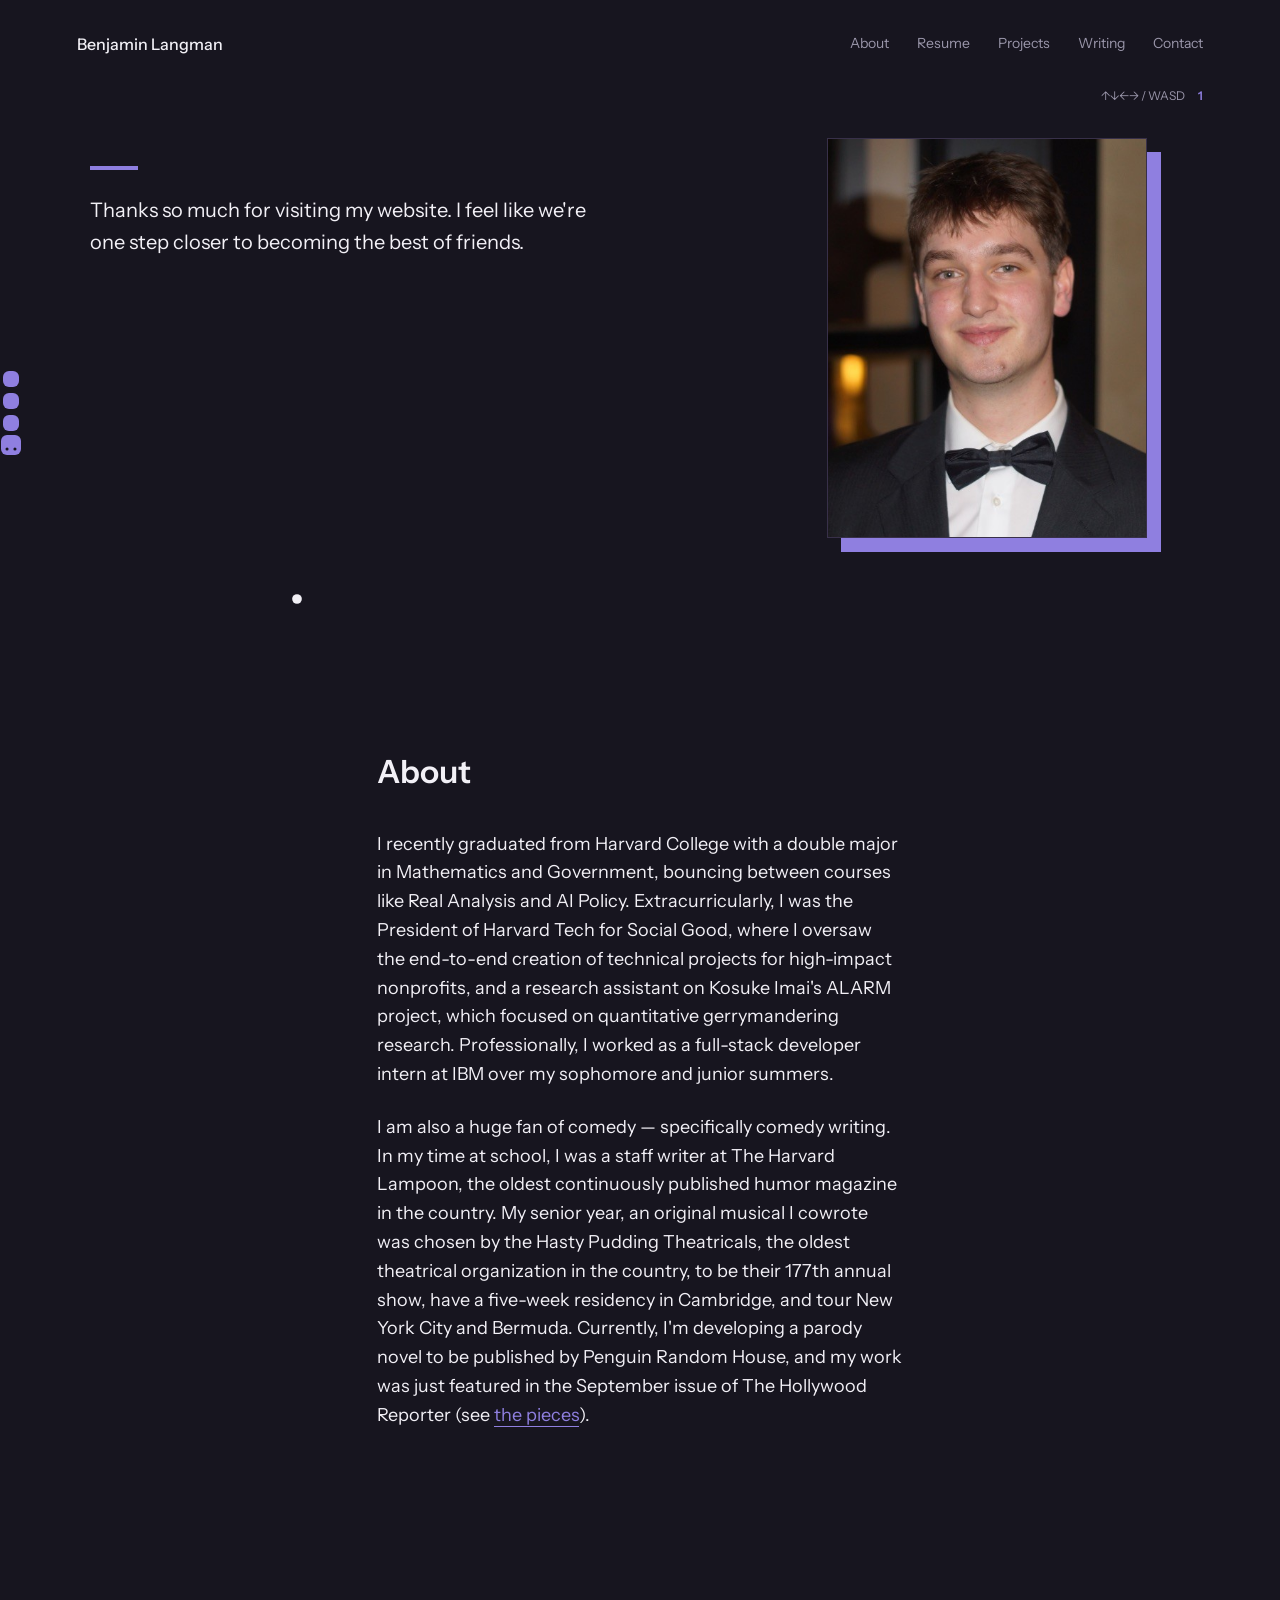
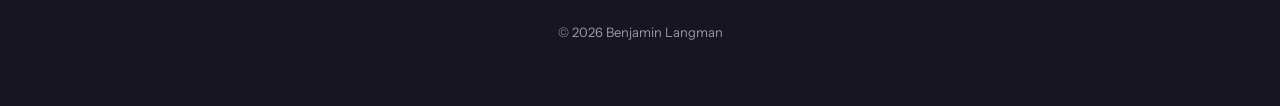
<file: index.html>
<!DOCTYPE html>
<html lang="en">
<head>
  <meta charset="UTF-8" />
  <meta name="viewport" content="width=device-width, initial-scale=1" />
  <title>Benjamin Langman</title>
  <meta name="description" content="Benjamin Langman — Mathematics and Government at Harvard, full-stack developer, and comedy writer." />

  <meta property="og:title" content="Benjamin Langman" />
  <meta property="og:description" content="Mathematics and Government at Harvard, full-stack developer, and comedy writer." />
  <meta property="og:type" content="website" />
  <meta property="og:url" content="https://blangman.github.io/" />
  <meta property="og:image" content="https://blangman.github.io/assets/portrait.jpg" />
  <meta name="twitter:card" content="summary" />

  <link rel="icon" href="assets/favicon.svg" type="image/svg+xml" />
  <link rel="preconnect" href="https://fonts.googleapis.com" />
  <link rel="preconnect" href="https://fonts.gstatic.com" crossorigin />
  <link rel="stylesheet" href="https://fonts.googleapis.com/css2?family=Instrument+Sans:wght@400;500;600;700&display=swap" />
  <link rel="stylesheet" href="styles.css" />
</head>
<body>
  <a class="skip-link" href="#about">Skip to content</a>

  <!-- ============================================================
       NAV — keep identical across every page (only aria-current
       and the About link's target differ: "#about" here,
       "index.html#about" on the other pages).
       ============================================================ -->
  <nav class="site-nav">
    <a class="wordmark" href="index.html">Benjamin Langman</a>
    <div class="nav-links">
      <a href="#about">About</a>
      <a href="resume.html">Resume</a>
      <a href="projects.html">Projects</a>
      <a href="writing.html">Writing</a>
      <a href="contact.html">Contact</a>
    </div>
  </nav>

  <section class="hero" id="top">
    <div class="hero-inner">
      <div class="hero-text">
        <h1 class="sr-only">Benjamin Langman</h1>
        <div class="rule"></div>
        <!-- EDIT: the tagline. -->
        <p class="tagline">
          Thanks so much for visiting my website. I feel like we're one step
          closer to becoming the best of friends.
        </p>
      </div>
      <div class="photo-wrap">
        <div class="photo-offset" aria-hidden="true"></div>
        <div class="photo-slot">
          <!-- EDIT: swap assets/portrait.jpg for a new photo (4:5 crops best). -->
          <img src="assets/portrait.jpg" alt="Benjamin Langman" width="320" height="400" />
        </div>
      </div>
    </div>

    <!-- ============================================================
         SNAKE — decorative, keyboard-driven. Uses the hero itself as
         the board; the tagline and the photo are the only walls.
         Purely progressive enhancement: see snake.js.
         ============================================================ -->
    <div class="snake-layer" aria-hidden="true">
      <canvas class="snake-canvas"></canvas>
      <div class="snake-hud">
        <span class="snake-hint">&uarr;&darr;&larr;&rarr; / WASD</span>
        <span class="snake-score">0</span>
      </div>
      <p class="snake-msg" hidden></p>
    </div>
  </section>

  <!-- ============================================================
       ABOUT — your bio. Edit the paragraphs freely.
       ============================================================ -->
  <main class="prose" id="about">
    <h2>About</h2>

    <p>
      I recently graduated from Harvard College with a double major in
      Mathematics and Government, bouncing between courses like Real Analysis and
      AI Policy. Extracurricularly, I was the President of Harvard Tech for
      Social Good, where I oversaw the end-to-end creation of technical projects
      for high-impact nonprofits, and a research assistant on Kosuke Imai's ALARM
      project, which focused on quantitative gerrymandering research.
      Professionally, I worked as a full-stack developer intern at IBM over my
      sophomore and junior summers.
    </p>

    <p>
      I am also a huge fan of comedy &mdash; specifically comedy writing. In my
      time at school, I was a staff writer at The Harvard Lampoon, the oldest
      continuously published humor magazine in the country. My senior year, an
      original musical I cowrote was chosen by the Hasty Pudding Theatricals, the
      oldest theatrical organization in the country, to be their 177th annual
      show, have a five-week residency in Cambridge, and tour New York City and
      Bermuda. Currently, I'm developing a parody novel to be published by
      Penguin Random House, and my work was just featured in the September issue
      of The Hollywood Reporter (see
      <a href="https://thehollywoodrepordurrr.com/" target="_blank" rel="noopener">the pieces</a>).
    </p>
  </main>

  <footer class="site-footer">
    &copy; <span id="year">2026</span> Benjamin Langman
  </footer>

  <script src="main.js" defer></script>
  <script src="snake.js" defer></script>
</body>
</html>
</file>
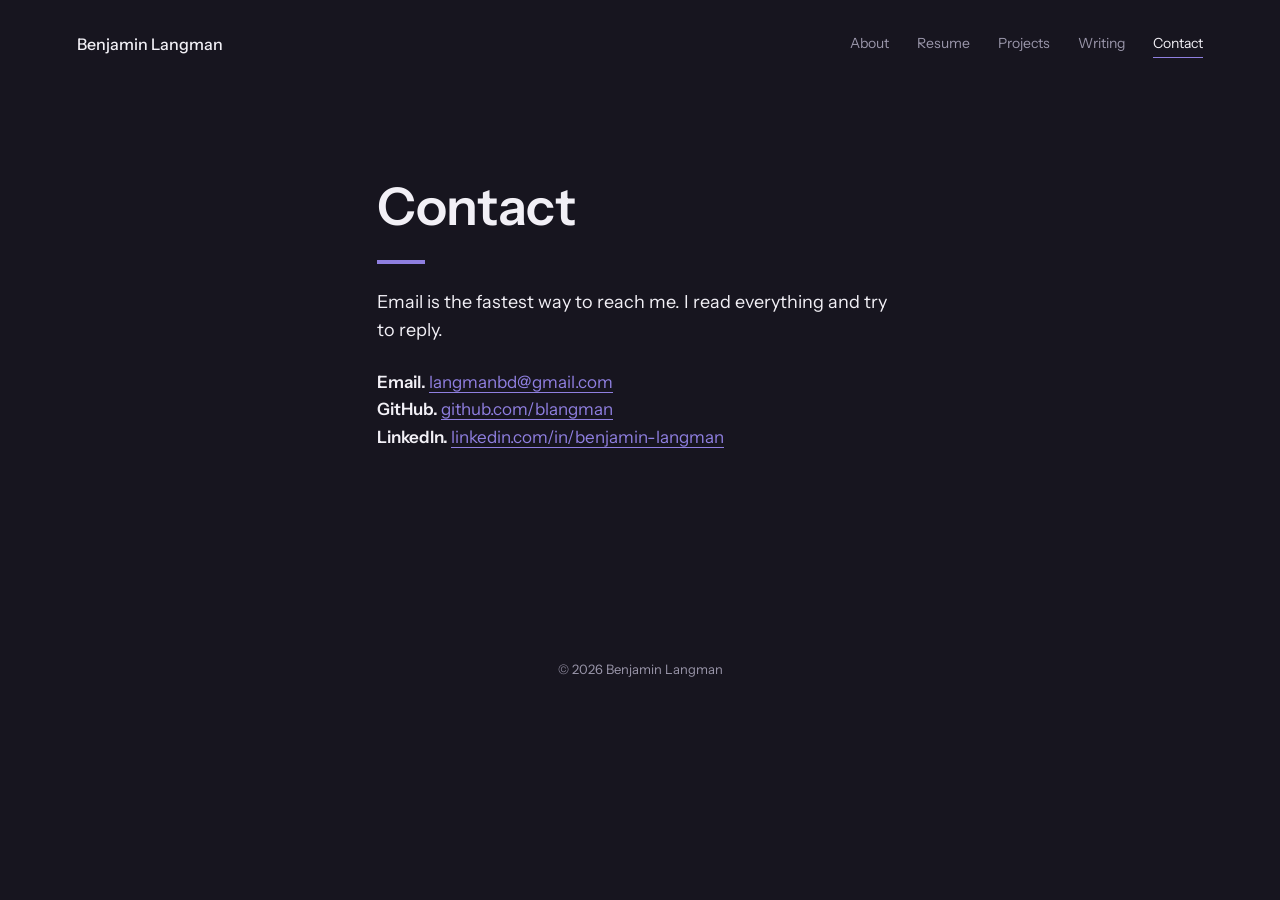
<file: contact.html>
<!DOCTYPE html>
<html lang="en">
<head>
  <meta charset="UTF-8" />
  <meta name="viewport" content="width=device-width, initial-scale=1" />
  <title>Contact · Benjamin Langman</title>
  <meta name="description" content="Get in touch with Benjamin Langman — email, GitHub, and LinkedIn." />

  <meta property="og:title" content="Contact · Benjamin Langman" />
  <meta property="og:description" content="Get in touch with Benjamin Langman — email, GitHub, and LinkedIn." />
  <meta property="og:type" content="website" />
  <meta property="og:url" content="https://blangman.github.io/contact.html" />
  <meta property="og:image" content="https://blangman.github.io/assets/portrait.jpg" />
  <meta name="twitter:card" content="summary" />

  <link rel="icon" href="assets/favicon.svg" type="image/svg+xml" />
  <link rel="preconnect" href="https://fonts.googleapis.com" />
  <link rel="preconnect" href="https://fonts.gstatic.com" crossorigin />
  <link rel="stylesheet" href="https://fonts.googleapis.com/css2?family=Instrument+Sans:wght@400;500;600;700&display=swap" />
  <link rel="stylesheet" href="styles.css" />
</head>
<body>
  <a class="skip-link" href="#main">Skip to content</a>

  <nav class="site-nav">
    <a class="wordmark" href="index.html">Benjamin Langman</a>
    <div class="nav-links">
      <a href="index.html#about">About</a>
      <a href="resume.html">Resume</a>
      <a href="projects.html">Projects</a>
      <a href="writing.html">Writing</a>
      <a href="contact.html" aria-current="page">Contact</a>
    </div>
  </nav>

  <main class="prose" id="main">
    <h1>Contact</h1>
    <div class="rule"></div>
    <p>Email is the fastest way to reach me. I read everything and try to reply.</p>

    <div class="entry">
      <p><strong>Email.</strong> <a href="mailto:langmanbd@gmail.com">langmanbd@gmail.com</a></p>
      <p><strong>GitHub.</strong> <a href="https://github.com/blangman" rel="me">github.com/blangman</a></p>
      <p><strong>LinkedIn.</strong> <a href="https://www.linkedin.com/in/benjamin-langman-132605237/" rel="me">linkedin.com/in/benjamin-langman</a></p>
    </div>
  </main>

  <footer class="site-footer">
    &copy; <span id="year">2026</span> Benjamin Langman
  </footer>

  <script src="main.js" defer></script>
</body>
</html>
</file>
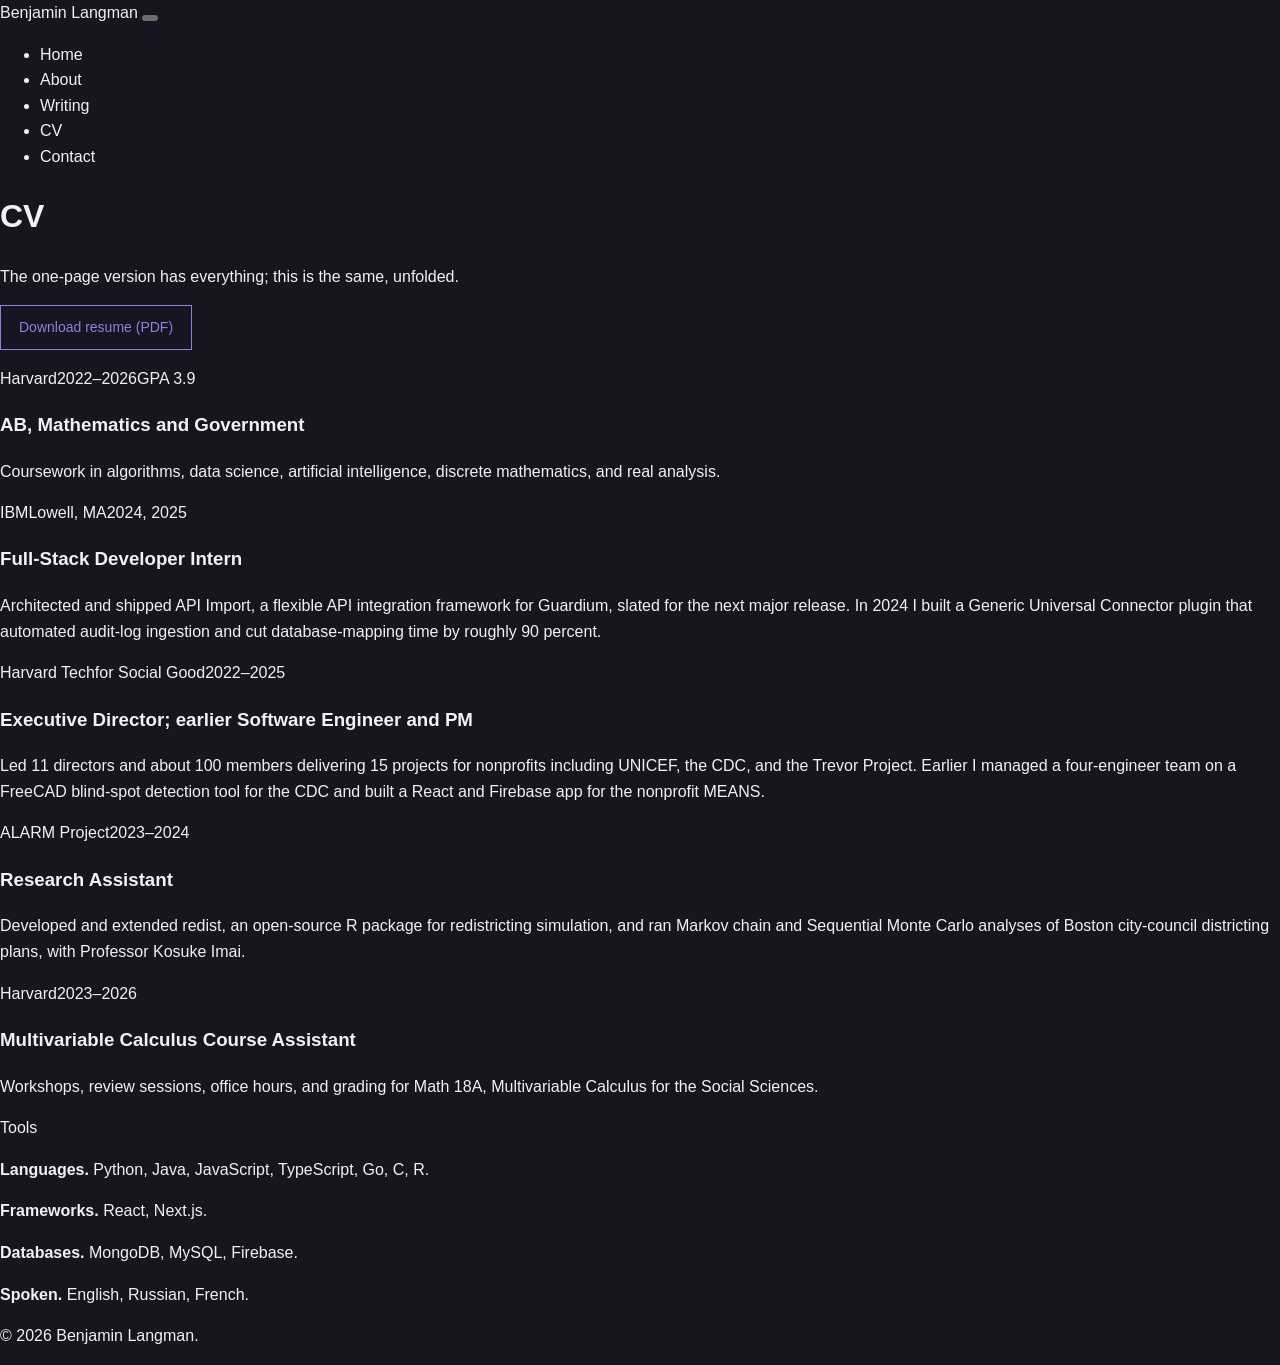
<file: cv.html>
<!DOCTYPE html>
<html lang="en">
<head>
  <meta charset="UTF-8" />
  <meta name="viewport" content="width=device-width, initial-scale=1" />
  <title>CV · Benjamin Langman</title>
  <meta name="description" content="Benjamin Langman's CV — full-stack development at IBM, leadership at Harvard Tech for Social Good, redistricting research, and teaching." />

  <meta property="og:title" content="CV · Benjamin Langman" />
  <meta property="og:description" content="Full-stack development at IBM, leadership at Harvard Tech for Social Good, redistricting research, and teaching." />
  <meta property="og:type" content="website" />
  <meta property="og:url" content="https://blangman.github.io/cv.html" />
  <meta property="og:image" content="https://blangman.github.io/assets/portrait.jpg" />
  <meta name="twitter:card" content="summary" />

  <link rel="icon" href="assets/favicon.svg" type="image/svg+xml" />
  <link rel="preconnect" href="https://fonts.googleapis.com" />
  <link rel="preconnect" href="https://fonts.gstatic.com" crossorigin />
  <link rel="stylesheet" href="https://fonts.googleapis.com/css2?family=Libre+Caslon+Display&family=Libre+Caslon+Text:ital,wght@0,400;0,700;1,400&family=Libre+Franklin:wght@400;500;600&display=swap" />
  <link rel="stylesheet" href="styles.css" />
</head>
<body>
  <a class="skip-link" href="#main">Skip to content</a>

  <header class="sheet masthead">
    <a class="masthead-name" href="index.html">Benjamin Langman</a>
    <button class="nav-toggle" aria-expanded="false" aria-controls="nav" aria-label="Menu">
      <span></span><span></span><span></span>
    </button>
    <ul class="nav" id="nav">
      <li><a href="index.html">Home</a></li>
      <li><a href="about.html">About</a></li>
      <li><a href="writing.html">Writing</a></li>
      <li><a href="cv.html" aria-current="page">CV</a></li>
      <li><a href="contact.html">Contact</a></li>
    </ul>
  </header>

  <main class="sheet manuscript" id="main">
    <div class="leaf">
      <p class="margin"></p>
      <div class="body">
        <h1 class="page-title">CV</h1>
        <p>The one-page version has everything; this is the same, unfolded.</p>
        <p><a class="filelink" href="assets/Benjamin_Langman_Resume.pdf">Download resume (PDF)</a></p>
      </div>
    </div>

    <!-- ============================================================
         Each role is a .leaf: the margin cites where and when,
         the body says what. Copy a block to add one.
         ============================================================ -->
    <div class="leaf">
      <p class="margin"><span class="line">Harvard</span><span class="line">2022–2026</span><span class="line">GPA 3.9</span></p>
      <div class="body">
        <h3>AB, Mathematics and Government</h3>
        <p>
          Coursework in algorithms, data science, artificial intelligence,
          discrete mathematics, and real analysis.
        </p>
      </div>
    </div>

    <div class="leaf">
      <p class="margin"><span class="line">IBM</span><span class="line">Lowell, MA</span><span class="line">2024, 2025</span></p>
      <div class="body">
        <h3>Full-Stack Developer Intern</h3>
        <p>
          Architected and shipped API Import, a flexible API integration
          framework for Guardium, slated for the next major release. In 2024 I
          built a Generic Universal Connector plugin that automated audit-log
          ingestion and cut database-mapping time by roughly 90 percent.
        </p>
      </div>
    </div>

    <div class="leaf">
      <p class="margin"><span class="line">Harvard Tech</span><span class="line">for Social Good</span><span class="line">2022–2025</span></p>
      <div class="body">
        <h3>Executive Director; earlier Software Engineer and PM</h3>
        <p>
          Led 11 directors and about 100 members delivering 15 projects for
          nonprofits including UNICEF, the CDC, and the Trevor Project. Earlier I
          managed a four-engineer team on a FreeCAD blind-spot detection tool for
          the CDC and built a React and Firebase app for the nonprofit MEANS.
        </p>
      </div>
    </div>

    <div class="leaf">
      <p class="margin"><span class="line">ALARM Project</span><span class="line">2023–2024</span></p>
      <div class="body">
        <h3>Research Assistant</h3>
        <p>
          Developed and extended redist, an open-source R package for
          redistricting simulation, and ran Markov chain and Sequential Monte
          Carlo analyses of Boston city-council districting plans, with Professor
          Kosuke Imai.
        </p>
      </div>
    </div>

    <div class="leaf">
      <p class="margin"><span class="line">Harvard</span><span class="line">2023–2026</span></p>
      <div class="body">
        <h3>Multivariable Calculus Course Assistant</h3>
        <p>
          Workshops, review sessions, office hours, and grading for Math&nbsp;18A,
          Multivariable Calculus for the Social Sciences.
        </p>
      </div>
    </div>

    <!-- EDIT: the comma-separated lists. -->
    <div class="leaf">
      <p class="margin">Tools</p>
      <div class="body">
        <p><strong>Languages.</strong> Python, Java, JavaScript, TypeScript, Go, C, R.</p>
        <p><strong>Frameworks.</strong> React, Next.js.</p>
        <p><strong>Databases.</strong> MongoDB, MySQL, Firebase.</p>
        <p><strong>Spoken.</strong> English, Russian, French.</p>
      </div>
    </div>
  </main>

  <footer class="sheet foot">
    <p>&copy; <span id="year">2026</span> Benjamin Langman<a class="foot-dot" href="https://github.com/blangman/blangman.github.io" title="built in the open">.</a></p>
  </footer>

  <script src="main.js" defer></script>
</body>
</html>
</file>
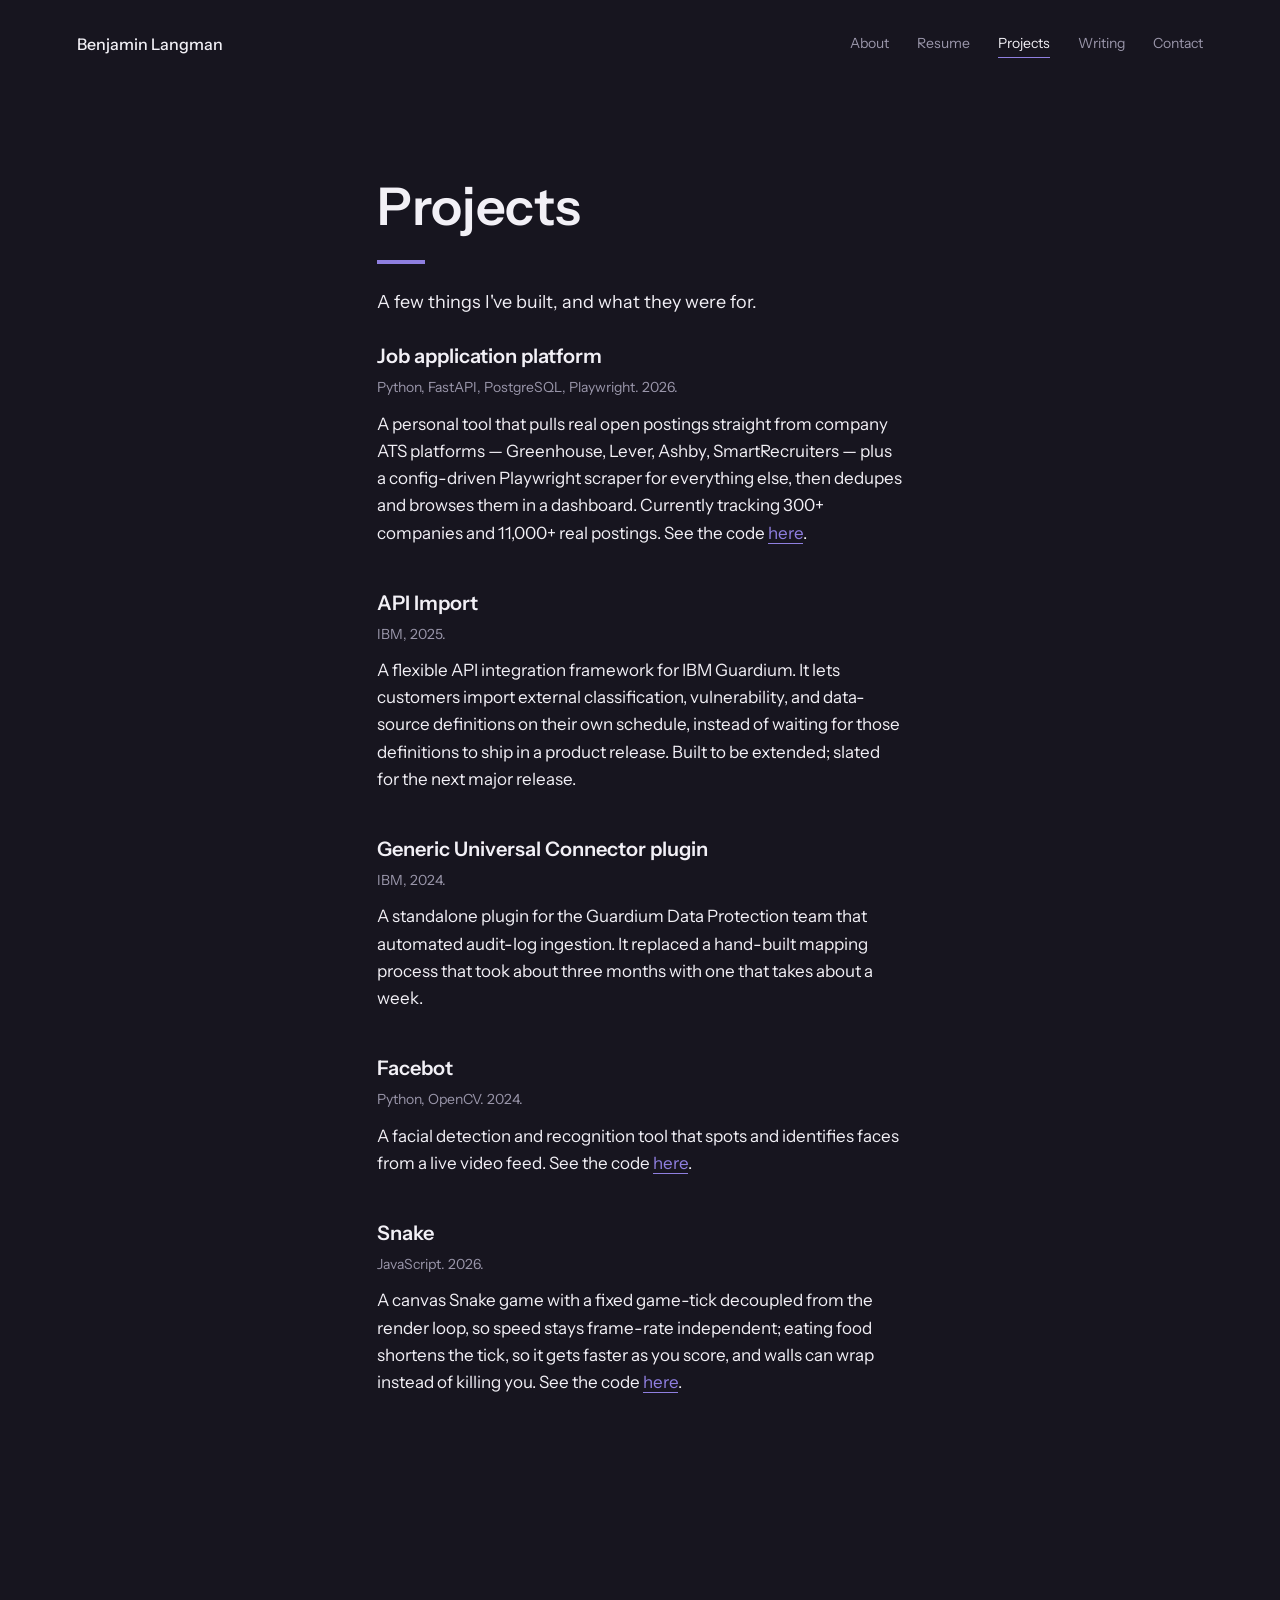
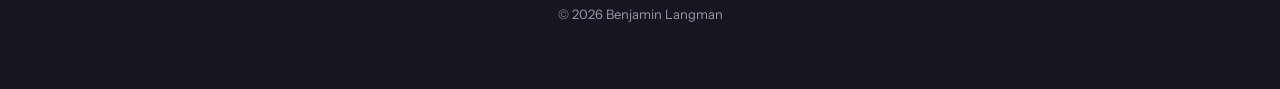
<file: projects.html>
<!DOCTYPE html>
<html lang="en">
<head>
  <meta charset="UTF-8" />
  <meta name="viewport" content="width=device-width, initial-scale=1" />
  <title>Projects · Benjamin Langman</title>
  <meta name="description" content="Things Benjamin Langman has built — a job application platform, API and audit-log tooling at IBM, a facial recognition tool, and a Snake game." />

  <meta property="og:title" content="Projects · Benjamin Langman" />
  <meta property="og:description" content="A job application platform, API and audit-log tooling at IBM, a facial recognition tool, and a Snake game." />
  <meta property="og:type" content="website" />
  <meta property="og:url" content="https://blangman.github.io/projects.html" />
  <meta property="og:image" content="https://blangman.github.io/assets/portrait.jpg" />
  <meta name="twitter:card" content="summary" />

  <link rel="icon" href="assets/favicon.svg" type="image/svg+xml" />
  <link rel="preconnect" href="https://fonts.googleapis.com" />
  <link rel="preconnect" href="https://fonts.gstatic.com" crossorigin />
  <link rel="stylesheet" href="https://fonts.googleapis.com/css2?family=Instrument+Sans:wght@400;500;600;700&display=swap" />
  <link rel="stylesheet" href="styles.css" />
</head>
<body>
  <a class="skip-link" href="#main">Skip to content</a>

  <nav class="site-nav">
    <a class="wordmark" href="index.html">Benjamin Langman</a>
    <div class="nav-links">
      <a href="index.html#about">About</a>
      <a href="resume.html">Resume</a>
      <a href="projects.html" aria-current="page">Projects</a>
      <a href="writing.html">Writing</a>
      <a href="contact.html">Contact</a>
    </div>
  </nav>

  <main class="prose" id="main">
    <h1>Projects</h1>
    <div class="rule"></div>
    <p>A few things I've built, and what they were for.</p>

    <!-- To add one: copy an .entry block. -->
    <div class="entry">
      <h3>Job application platform</h3>
      <p class="meta">Python, FastAPI, PostgreSQL, Playwright. 2026.</p>
      <p>
        A personal tool that pulls real open postings straight from company
        ATS platforms &mdash; Greenhouse, Lever, Ashby, SmartRecruiters &mdash;
        plus a config-driven Playwright scraper for everything else, then
        dedupes and browses them in a dashboard. Currently tracking 300+
        companies and 11,000+ real postings. See the code
        <a href="https://github.com/blangman/job-application-platform-demo" target="_blank" rel="noopener">here</a>.
      </p>
    </div>

    <div class="entry">
      <h3>API Import</h3>
      <p class="meta">IBM, 2025.</p>
      <p>
        A flexible API integration framework for IBM Guardium. It lets customers
        import external classification, vulnerability, and data-source
        definitions on their own schedule, instead of waiting for those
        definitions to ship in a product release. Built to be extended; slated
        for the next major release.
      </p>
    </div>

    <div class="entry">
      <h3>Generic Universal Connector plugin</h3>
      <p class="meta">IBM, 2024.</p>
      <p>
        A standalone plugin for the Guardium Data Protection team that automated
        audit-log ingestion. It replaced a hand-built mapping process that took
        about three months with one that takes about a week.
      </p>
    </div>

    <div class="entry">
      <h3>Facebot</h3>
      <p class="meta">Python, OpenCV. 2024.</p>
      <p>
        A facial detection and recognition tool that spots and identifies faces
        from a live video feed. See the code
        <a href="https://github.com/blangman/OL-Facebot" target="_blank" rel="noopener">here</a>.
      </p>
    </div>

    <div class="entry">
      <h3>Snake</h3>
      <p class="meta">JavaScript. 2026.</p>
      <p>
        A canvas Snake game with a fixed game-tick decoupled from the render
        loop, so speed stays frame-rate independent; eating food shortens the
        tick, so it gets faster as you score, and walls can wrap instead of
        killing you. See the code
        <a href="https://github.com/blangman/snakegame" target="_blank" rel="noopener">here</a>.
      </p>
    </div>
  </main>

  <footer class="site-footer">
    &copy; <span id="year">2026</span> Benjamin Langman
  </footer>

  <script src="main.js" defer></script>
</body>
</html>
</file>
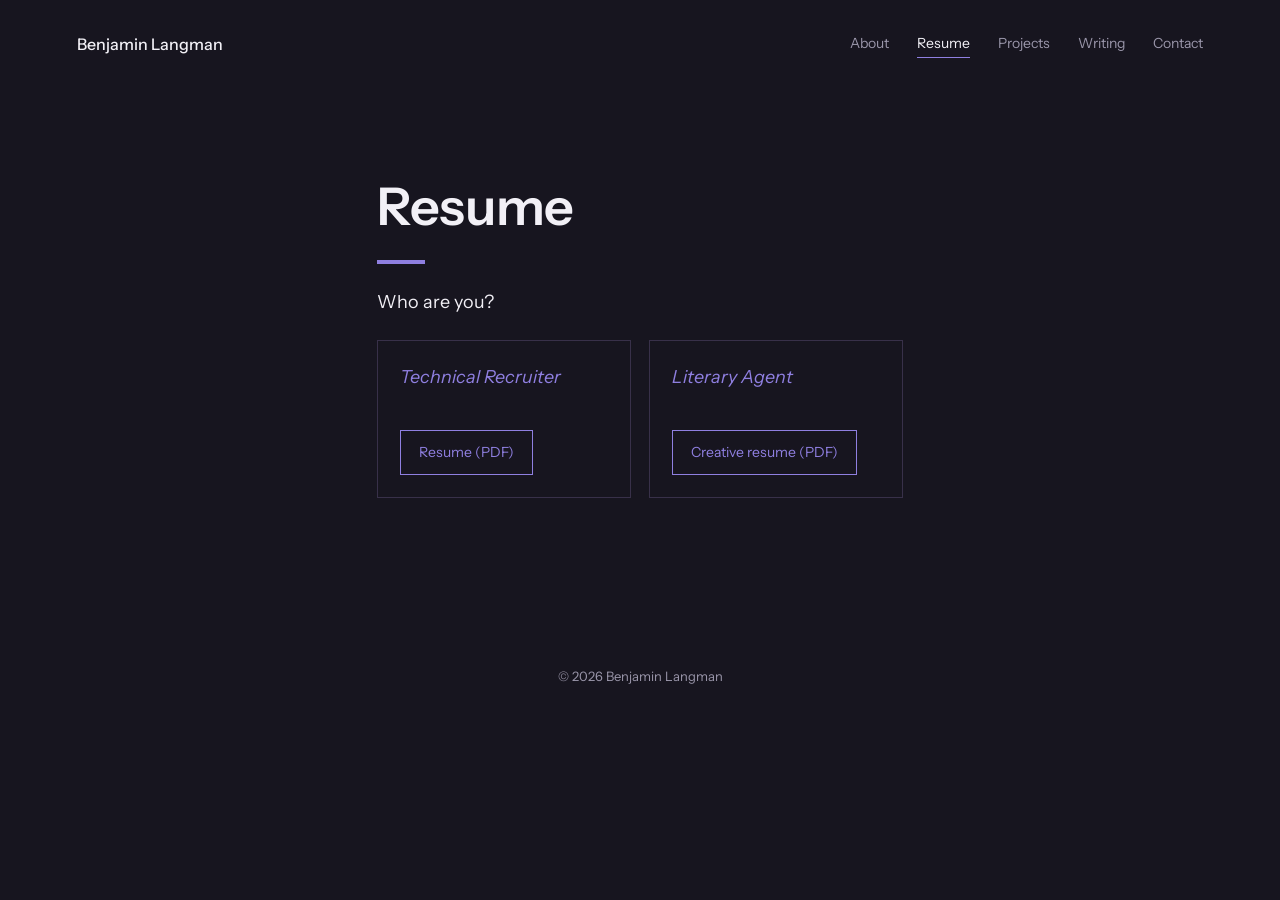
<file: resume.html>
<!DOCTYPE html>
<html lang="en">
<head>
  <meta charset="UTF-8" />
  <meta name="viewport" content="width=device-width, initial-scale=1" />
  <title>Resume · Benjamin Langman</title>
  <meta name="description" content="Benjamin Langman's resume — full-stack development at IBM, leadership at Harvard Tech for Social Good, redistricting research, and teaching." />

  <meta property="og:title" content="Resume · Benjamin Langman" />
  <meta property="og:description" content="Full-stack development at IBM, leadership at Harvard Tech for Social Good, redistricting research, and teaching." />
  <meta property="og:type" content="website" />
  <meta property="og:url" content="https://blangman.github.io/resume.html" />
  <meta property="og:image" content="https://blangman.github.io/assets/portrait.jpg" />
  <meta name="twitter:card" content="summary" />

  <link rel="icon" href="assets/favicon.svg" type="image/svg+xml" />
  <link rel="preconnect" href="https://fonts.googleapis.com" />
  <link rel="preconnect" href="https://fonts.gstatic.com" crossorigin />
  <link rel="stylesheet" href="https://fonts.googleapis.com/css2?family=Instrument+Sans:wght@400;500;600;700&display=swap" />
  <link rel="stylesheet" href="styles.css" />
</head>
<body>
  <a class="skip-link" href="#main">Skip to content</a>

  <nav class="site-nav">
    <a class="wordmark" href="index.html">Benjamin Langman</a>
    <div class="nav-links">
      <a href="index.html#about">About</a>
      <a href="resume.html" aria-current="page">Resume</a>
      <a href="projects.html">Projects</a>
      <a href="writing.html">Writing</a>
      <a href="contact.html">Contact</a>
    </div>
  </nav>

  <main class="prose" id="main">
    <h1>Resume</h1>
    <div class="rule"></div>
    <p class="who-q">Who are you?</p>
    <div class="who-grid">
      <div class="who-col">
        <p class="who-label">Technical Recruiter</p>
        <a class="filelink" href="assets/Benjamin_Langman_Resume.pdf" target="_blank" rel="noopener">Resume (PDF)</a>
      </div>
      <div class="who-col">
        <p class="who-label">Literary Agent</p>
        <a class="filelink" href="assets/CreativeResume_BenLangman.pdf" target="_blank" rel="noopener">Creative resume (PDF)</a>
      </div>
    </div>
  </main>

  <footer class="site-footer">
    &copy; <span id="year">2026</span> Benjamin Langman
  </footer>

  <script src="main.js" defer></script>
</body>
</html>
</file>
<file: styles.css>
/* ============================================================
   Benjamin Langman — personal site
   Instrument Sans throughout, lilac accent on dark ink.
   Design values live in :root.
   ============================================================ */

:root {
  --bg: #17151F;
  --ink: #F2F0F6;
  --muted: #9A96AA;
  --accent: #8F7FE0;
  --panel: #241F30;
  --line: #383049;

  --sans: 'Instrument Sans', -apple-system, BlinkMacSystemFont, 'Segoe UI', Roboto, sans-serif;
  --serif: var(--sans); /* site is all sans-serif; kept so headings can diverge later */

  --wrap: 1100px;
  --measure: 680px;
  --pad: 6vw;
}

* { box-sizing: border-box; }

html { scroll-behavior: smooth; color-scheme: dark; }

@media (prefers-reduced-motion: reduce) {
  html { scroll-behavior: auto; }
  * { transition: none !important; animation: none !important; }
}

body {
  margin: 0;
  background: var(--bg);
  color: var(--ink);
  font-family: var(--sans);
  line-height: 1.6;
  -webkit-font-smoothing: antialiased;
}

a { color: inherit; text-decoration: none; }

a:focus-visible, button:focus-visible {
  outline: 2px solid var(--accent);
  outline-offset: 3px;
  border-radius: 2px;
}

h1, h2, h3, .wordmark {
  font-family: var(--serif);
  font-optical-sizing: auto;
}

img { max-width: 100%; height: auto; }

.sr-only {
  position: absolute;
  width: 1px; height: 1px;
  padding: 0; margin: -1px;
  overflow: hidden;
  clip: rect(0 0 0 0);
  white-space: nowrap;
  border: 0;
}

.skip-link {
  position: absolute;
  left: -999px;
  top: 0;
  background: var(--bg);
  padding: 10px 16px;
  border: 1px solid var(--ink);
  z-index: 10;
}
.skip-link:focus { left: 12px; top: 12px; }

/* ---------- nav ---------- */

.site-nav {
  display: flex;
  flex-wrap: wrap;
  justify-content: space-between;
  align-items: center;
  gap: 12px 32px;
  padding: 32px var(--pad) 24px;
}

.wordmark {
  font-weight: 500;
  font-size: 16px;
}

.nav-links {
  display: flex;
  flex-wrap: wrap;
  gap: 12px 28px;
  font-size: 14px;
}

.nav-links a {
  position: relative;
  color: var(--muted);
  padding-bottom: 4px;
}

.nav-links a::after {
  content: "";
  position: absolute;
  left: 0;
  bottom: 0;
  width: 0;
  height: 1px;
  background: var(--accent);
  transition: width 0.25s ease-out;
}

.nav-links a:hover::after,
.nav-links a:focus-visible::after { width: 100%; }

.nav-links a[aria-current="page"] { color: var(--ink); }
.nav-links a[aria-current="page"]::after { width: 100%; }

/* ---------- hero ---------- */

.hero { position: relative; padding: 56px var(--pad) 112px; }

.hero-inner {
  max-width: var(--wrap);
  margin: 0 auto;
  display: grid;
  grid-template-columns: 1.3fr 0.7fr;
  gap: 64px;
  align-items: start;
}

.hero-text h1 {
  font-size: clamp(44px, 7vw, 84px);
  font-weight: 600;
  letter-spacing: -0.015em;
  line-height: 1.05;
  margin: 0;
}

.rule {
  width: 48px;
  height: 4px;
  background: var(--accent);
  margin: 28px 0 24px;
}

.tagline {
  font-size: clamp(17px, 1.6vw, 20px);
  color: var(--ink);
  max-width: 40ch;
  margin: 0;
}

/* "Who are you?" — two boxes routing to the right resume */
.who-q {
  font-family: var(--serif);
  font-size: 24px;
  color: var(--ink);
  margin: 8px 0 20px;
}
.who-grid {
  display: grid;
  grid-template-columns: 1fr 1fr;
  gap: 18px;
}
.who-col {
  display: flex;
  flex-direction: column;
  align-items: flex-start;
  gap: 14px;
  padding: 22px;
  border: 1px solid var(--line);
}
.who-label {
  font-family: var(--serif);
  font-style: italic;
  font-size: 20px;
  color: var(--accent);
  margin: 0;
}

@media (max-width: 720px) {
  .who-grid { grid-template-columns: 1fr; }
}

.photo-wrap {
  position: relative;
  max-width: 320px;
}

.photo-offset {
  position: absolute;
  top: 14px;
  left: 14px;
  width: 100%;
  height: 100%;
  background: var(--accent);
  z-index: 0;
}

.photo-slot {
  position: relative;
  z-index: 1;
  aspect-ratio: 4 / 5;
  background: var(--panel);
  border: 1px solid var(--line);
  overflow: hidden;
  transition: transform 0.25s ease-out;
}
.photo-slot:hover { transform: translate(-2px, -2px); }
.photo-slot img { width: 100%; height: 100%; object-fit: cover; display: block; }

/* ---------- home page snake game (decorative; see snake.js) ---------- */
/* The hero itself is the board; the tagline and photo are the only
   walls. Overlay is pointer-events:none so it never blocks the page —
   it's steered with arrow keys / WASD while the hero is in view. */

.snake-layer {
  position: absolute;
  inset: 0;
  pointer-events: none;
  z-index: 2;
}

.snake-canvas {
  position: absolute;
  top: 0;
  left: 0;
}

.snake-hud {
  position: absolute;
  top: 4px;
  right: var(--pad);
  display: flex;
  align-items: baseline;
  gap: 10px;
  font-size: 12px;
  color: var(--muted);
}

.snake-score {
  font-weight: 600;
  color: var(--accent);
  min-width: 1ch;
  text-align: right;
}

@media (max-width: 720px) {
  .snake-hint { display: none; }
}

.snake-msg {
  position: absolute;
  left: 50%;
  bottom: 8px;
  transform: translateX(-50%);
  margin: 0;
  padding: 6px 14px;
  background: var(--panel);
  border: 1px solid var(--line);
  color: var(--ink);
  font-size: 13px;
  white-space: nowrap;
}

/* ---------- prose column (home About + interior pages) ---------- */

.prose {
  max-width: var(--measure);
  margin: 0 auto;
  padding: 96px var(--pad) 128px;
}

.prose h1 {
  font-size: clamp(36px, 5vw, 52px);
  font-weight: 600;
  letter-spacing: -0.005em;
  line-height: 1.1;
  margin: 0;
}
.prose h1 + .rule { margin-top: 24px; }

.prose h2 {
  font-size: 32px;
  font-weight: 600;
  margin: 0 0 32px;
}
.prose h2:not(:first-child) { margin-top: 72px; }

.prose p {
  font-size: 18px;
  margin: 0 0 24px;
  max-width: 68ch;
}

.prose ul {
  margin: 0 0 24px;
  padding-left: 1.1em;
  max-width: 68ch;
}
.prose li {
  font-size: 18px;
  margin: 0 0 14px;
}
.prose li::marker { color: var(--accent); }

.prose a[href] {
  color: var(--accent);
  border-bottom: 1px solid var(--accent);
}
.prose a[href]:hover {
  color: var(--ink);
  border-color: var(--ink);
}

.prose strong { font-weight: 600; }

/* interior page entries */
.entry { margin: 0 0 40px; }
.entry h3 {
  font-size: 20px;
  font-weight: 600;
  margin: 0 0 4px;
}
.entry .meta {
  font-size: 14px;
  color: var(--muted);
  margin: 0 0 12px;
}
.entry p { font-size: 17px; margin: 0; }

.filelink {
  display: inline-block;
  border: 1px solid var(--accent);
  color: var(--accent);
  padding: 10px 18px;
  font-size: 14px;
}
.filelink:hover { background: var(--accent); color: var(--bg); }

/* ---------- footer ---------- */

.site-footer {
  text-align: center;
  padding: 40px var(--pad) 64px;
  font-size: 13px;
  color: var(--muted);
}

/* ---------- responsive ---------- */

@media (max-width: 720px) {
  .site-nav { padding: 24px var(--pad) 20px; }
  .nav-links { width: 100%; gap: 12px 20px; }
  .hero { padding: 40px var(--pad) 80px; }
  .hero-inner { grid-template-columns: 1fr; gap: 40px; }
  .photo-wrap { max-width: 220px; order: -1; }
  .prose { padding: 64px var(--pad) 96px; }
  .prose h2 { font-size: 26px; }
  .prose h2:not(:first-child) { margin-top: 56px; }
}
</file>
